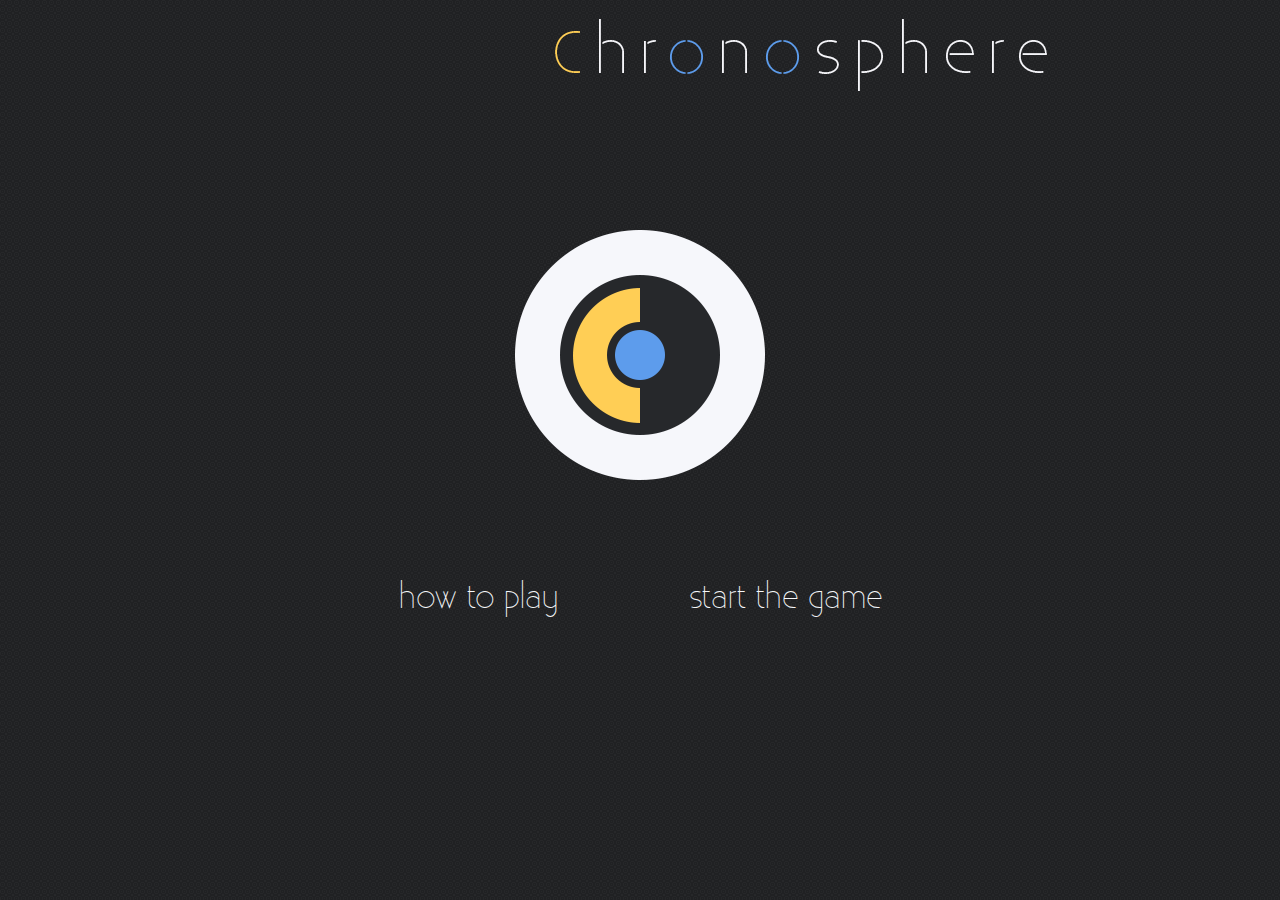
<file: chronosphere/index.html>
<!DOCTYPE html>
<html>
<head lang="en">
    <meta charset="UTF-8">
    <meta name="viewport" content="width=device-width, initial-scale=1, maximum-scale=1">
    <title>Chronosphere</title>
    <link href="style.css" rel="stylesheet" type="text/css" />
    <link rel="shortcut icon" type="image/x-icon" href="img/favicon.ico">

</head>

<div id="game_title"></div>

<div id="chronosphere_animation"><img src="img/large_sphere.png" alt="chronosphere loader"/></div>
<ul>
    <li><a href="howto.html">how to play</a></li>
    <li><a href="game.html">start the game</a></li>
</ul>


</body>
</html>
</file>
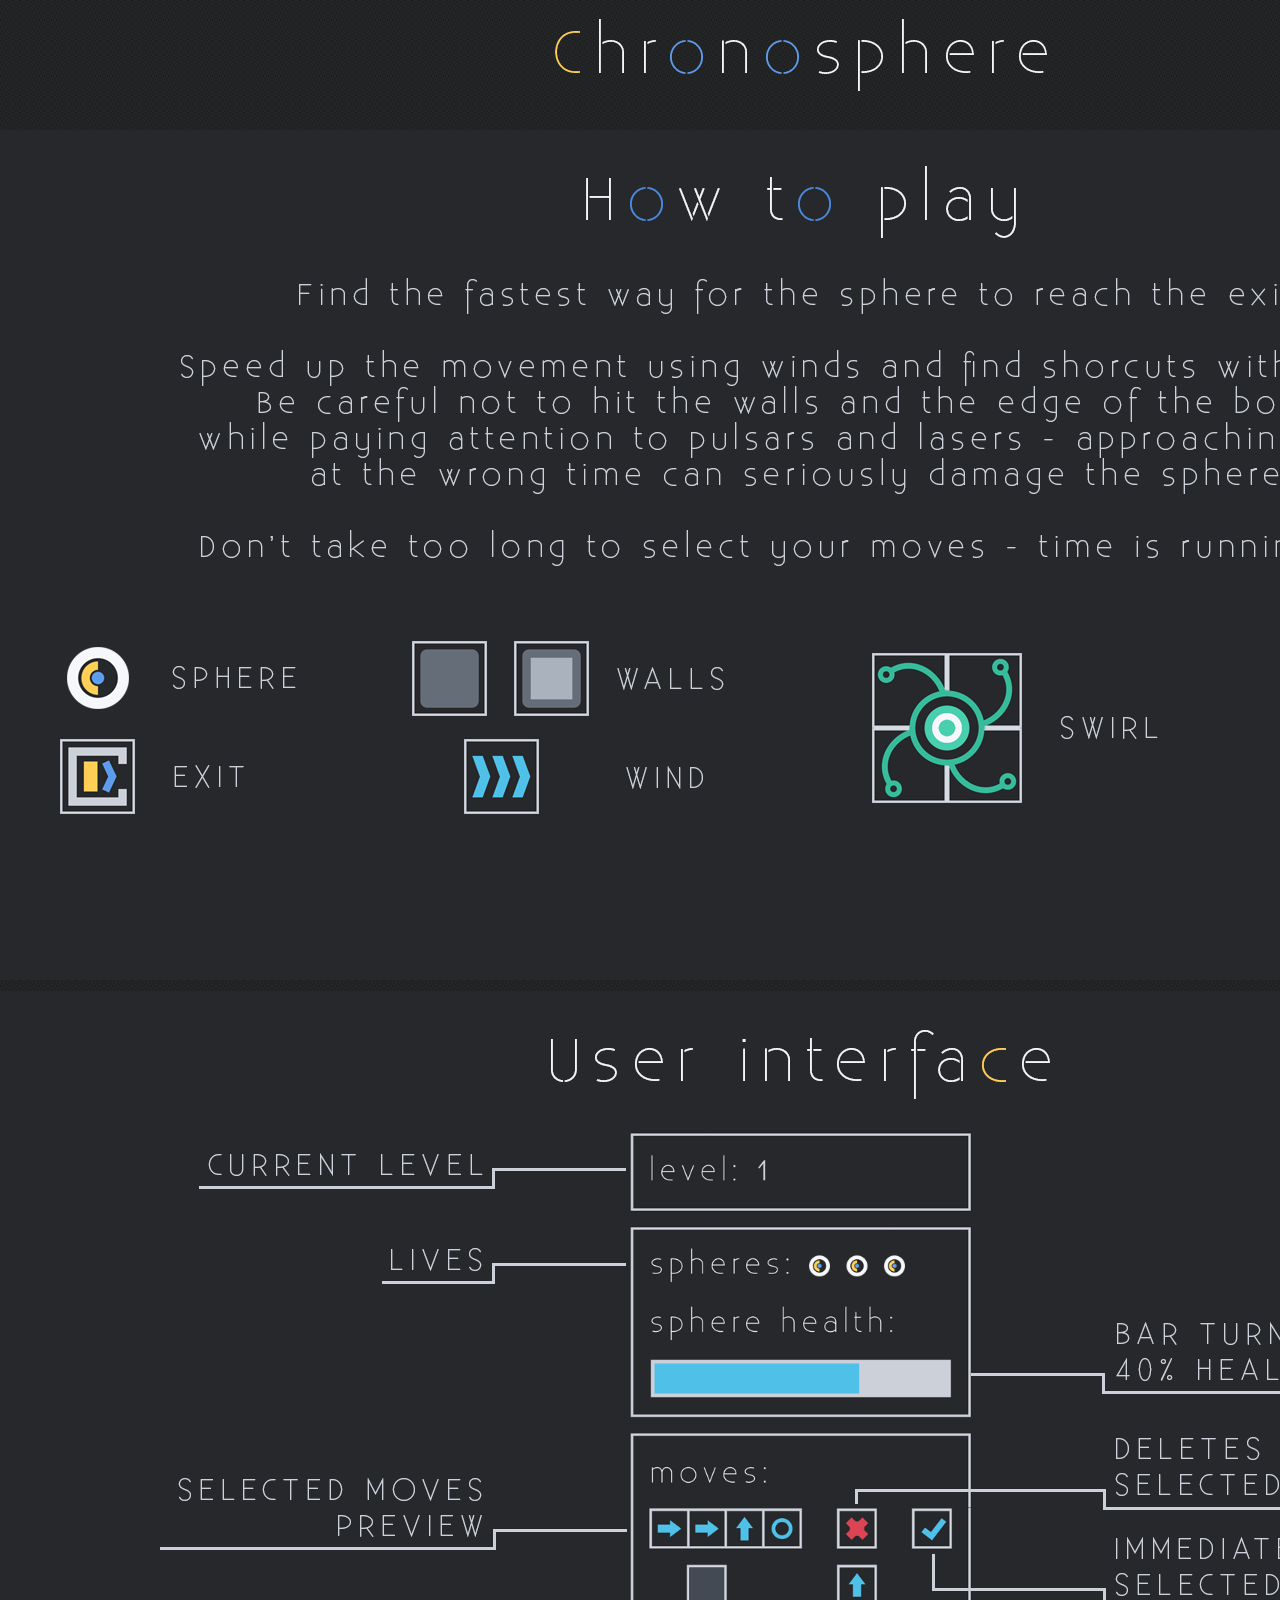
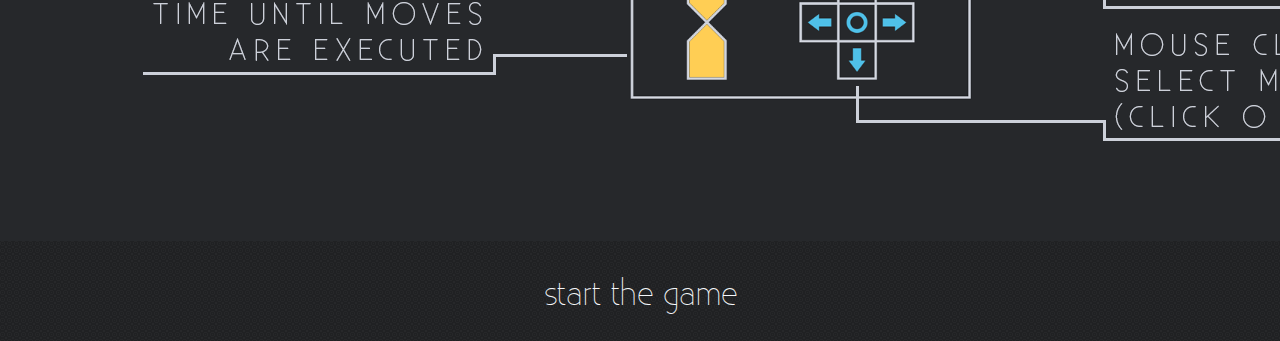
<file: chronosphere/howto.html>
<!DOCTYPE html>
<html>
<head lang="en">
    <meta charset="UTF-8">
    <meta name="viewport" content="width=device-width, initial-scale=1, maximum-scale=1">
    <title>Chronosphere - how to play</title>
    <link href="style.css" rel="stylesheet" type="text/css" />
    <link rel="shortcut icon" type="image/x-icon" href="img/favicon.ico">

</head>

<div id="game_title"></div>

<div>
    <img src="img/ui/howto.png" alt="how to play Chronosphere"/>
    <img src="img/ui/ui.png" alt="Chronosphere user interface" />
</div>

<div class="center"><a href="game.html">start the game</a></div>



</body>
</html>
</file>
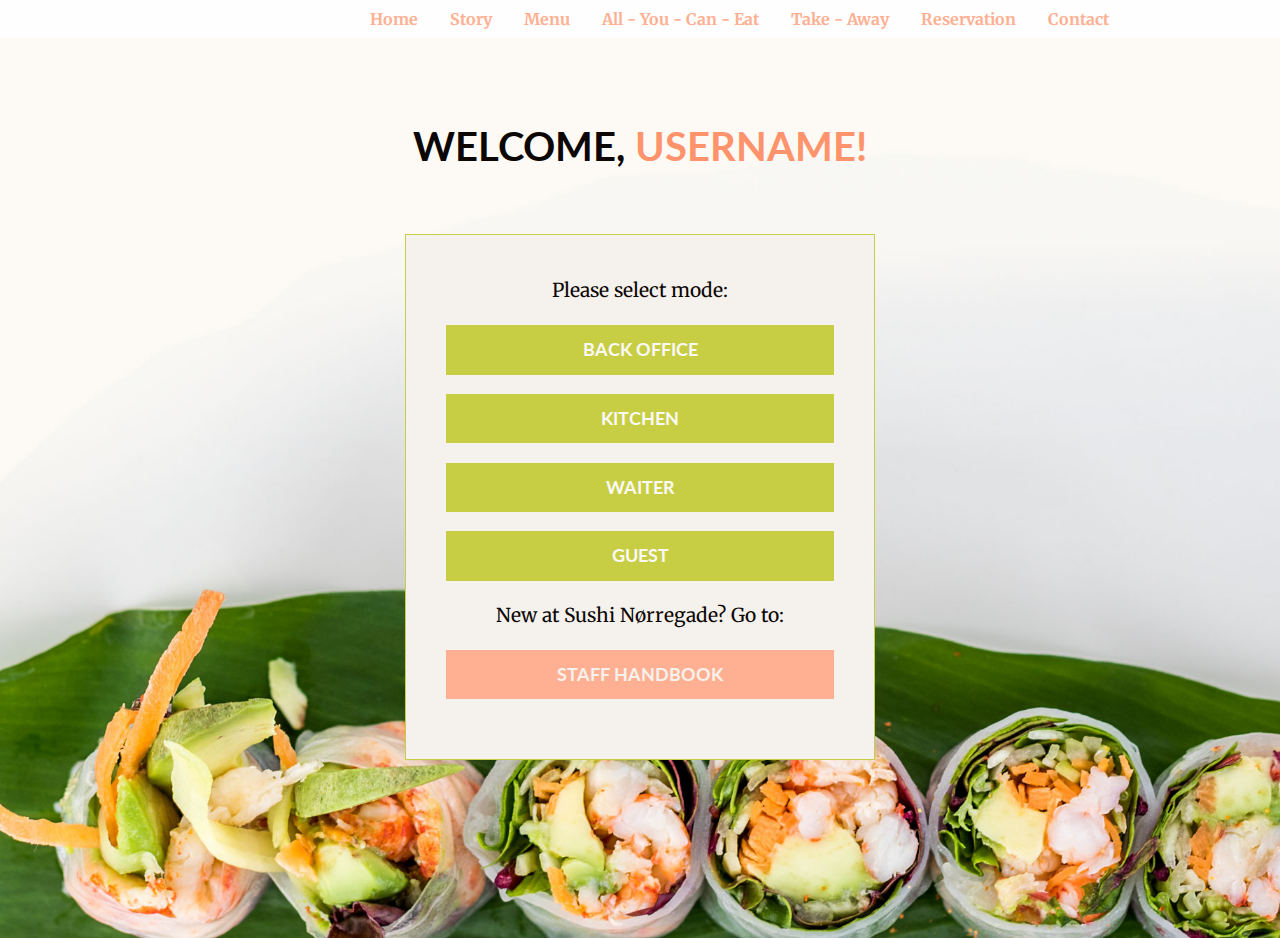
<file: sushi_norregade/select.html>
<!doctype html>
<html class="no-js" lang="en" dir="ltr">
<head>
    <meta charset="utf-8">
    <meta http-equiv="x-ua-compatible" content="ie=edge">
    <meta name="viewport" content="width=device-width, initial-scale=1.0">
    <title>Mode selection - Sushi Nørregade</title>
    <link rel="stylesheet" href="css/foundation.css">
    <link rel="stylesheet" href="css/app.css">
    <link href='https://fonts.googleapis.com/css?family=Lato:400,300,700,700italic,900|Merriweather:400,700,900'
          rel='stylesheet' type='text/css'>
</head>
<body>
<!--global navigation-->
<nav>
    <div class="row">
        <div class="small-12 columns">
            <ul class="menu align-right">
                <li><a href="#">Home</a></li>
                <li><a href="#">Story</a></li>
                <li><a href="#">Menu</a></li>
                <li><a href="#">All - You - Can - Eat</a></li>
                <li><a href="#">Take - Away</a></li>
                <li><a href="#">Reservation</a></li>
                <li><a href="#">Contact</a></li>
            </ul>
        </div>
    </div>
</nav>
<!--end global navigation-->
<!--TODO: show this only for staff! - user levels that are NOT guest; otherwise just leave them on main site, with welcome message in top right corner-->
<div id="div-select" class="rice-light">
    <div class="row align-center text-center">
        <div class="small-12 medium-8 large-6 columns">
            <!--TODO: load username for logged on user-->
            <h2>WELCOME, <span class="salmon-text">USERNAME!</span></h2>

            <div class="selection-wrapper">
                <p>Please select mode:</p>
                <p><a href="bo-mode.html" class="button expanded">BACK OFFICE</a></p>
                <p><a href="kitchen-mode.html" class="button expanded">KITCHEN</a></p>
                <p><a href="waiter-mode.html" class="button expanded">WAITER</a></p>
                <p><a href="guest-mode.html" class="button expanded">GUEST</a></p>
                <p>New at Sushi Nørregade? Go to:</p>
                <p><a type="rules.html" class="button expanded alert">STAFF HANDBOOK</a></p>
            </div>


        </div>
    </div>
</div>


<script src="js/vendor/jquery.js"></script>
<script src="js/vendor/what-input.js"></script>
<script src="js/vendor/foundation.js"></script>
<script src="js/app.js"></script>
</body>
</html>
</file>
<file: chronosphere/style.css>
@font-face {
    font-family: ExistenceLight;
    src: url('font/ExistenceLight.ttf');
}

@font-face {
    font-family: ExistenceStencil;
    src: url('font/ExistenceStencilLight.ttf');
}

*, *::before, *::after {
    box-sizing:border-box;
    -moz-box-sizing:border-box;
    margin: 0;
    padding: 0;

}

body {
    background-image: url("img/bg_img.png");
    font-family: ExistenceLight;
    font-size:30px;
    text-align: center;
    color:#F5F7FA;
}

#canvas, #wrapper {
    background-color: #26282b;
    display:block;
    margin:0 auto;
}

ul li {
    display: inline;
    width: 350px;
    padding:2em;
    }
ul {
    width: 1050px;
    margin:0 auto;
}

#wrapper {
    position: relative;
}

#howto, #ui {
    position:absolute;
    top:0;
    text-align: center;
    width:100%;
}

.center {
    text-align: center;
    margin:25px auto;
}

#game_title {
    background-image: url("img/chronosphere.png");
    background-size: cover;
    width:1600px;
    height: 100px;
    margin:10px auto 20px auto;
}

a, button {
    text-decoration: none;
    text-outline: none;
    font-family: ExistenceLight;
    font-size:30px;
    text-align: center;
    color:#F5F7FA;
    background: none;
    border:none;
}

#chronosphere_animation img {
    animation: rotate 3s infinite;
    display: block;
    margin: 0 auto;
}

@keyframes rotate {
    0% {transform:rotate(0deg);}
    100% {transform:rotate(360deg);}
}
</file>
<file: sushi_norregade/css/app.css>
body {
    font-family: 'Merriweather', serif;
    font-weight: 400;
    color:#0c0704;
}

p{
    font-size:1.2rem;
    line-height:1.92rem;
    margin-bottom:1.2rem;
}

@media screen and (max-width: 39.9375em){
    p{
        font-size:1rem;
        line-height:1.6rem;
        margin-bottom:1rem;
    }
}

h1, h2, h3, h4, h5, button, .phone-button {
    font-family: 'Lato', sans-serif;
    font-weight:700;
}

h1 {
    margin-bottom:0.5em;
}

h2, h3, h4 {
    margin-bottom:1.5em;
}

h5 {
    color: #ff936c;
}

h1 {
    text-shadow: rgba(0, 0, 0, 0.5) 2px 2px 5px;
}

a, a:focus {
    color: #ffb092;
    text-decoration: none;
    font-weight:700;
    outline:none;
}

a.salmon-outlined, a.rice-outlined {
    font-family: 'Lato', sans-serif;
    text-transform: uppercase;
    padding:1rem 2rem;
    border: 3px solid #ff936c;
    font-size:1.2rem;
    line-height:8rem;
    transition: 0.5s;
}
a.salmon-outlined:hover, a.rice-outlined:hover {
    background-color:#ff936c;
    color:#faf9f5;
}

a.rice-outlined{
    border:3px solid #faf9f5;
    color:#faf9f5;
}

a.rice-outlined:hover{
    border:3px solid #faf9f5;
    color:#ff936c;
    background:#faf9f5;
}

a:hover {
    color:#ff936c;
}


#div-welcome, #div-quote, #div-dishes, #div-why, #div-review, #div-tripadvisor, #div-contact, #div-reservation, #div-login,
#div-registration, #div-select, #div-backoffice, #div-allyoucaneat, #div-kitchen, #div-waiter-mode, #div-stock{
    padding-top:5rem;
    padding-bottom:5rem;
    background:#faf9f5;

}


/*NAVIGATION*/
#widemenu{
    background:#f5f2ed;
    opacity:0.99;
    border-bottom:1px solid #b5be03;
    position:fixed;
    z-index:100;
    width:100%;
    padding:0.2rem;
}
.top-bar, .top-bar ul {
    background: none;
    padding:0;

}
#widemenu a, .menu.vertical > li > a {
    font-family: 'Lato', sans-serif;
    text-transform: uppercase;
}

.dropdown.menu > li.is-dropdown-submenu-parent > a::after{
    border-color:#ff936c transparent transparent;
}
.dropdown.menu > li.opens-right > .is-dropdown-submenu {
    background: #f5f2ed;
}

.is-dropdown-submenu {
    border:1px solid #b5be03;
    border-top:none;
    margin-top:3px;
}

.title-bar, .menu.vertical {
    background:#f5f2ed;
    opacity:0.99;
}

.menu.vertical {
    overflow-x:hidden;
}
.menu-icon::after {
    background:#ffb092;
    box-shadow: 0 7px 0 #ffb092, 0 14px 0 #ffb092;
}

.menu-icon:hover::after {
    background:#ff936c;
    box-shadow: 0 7px 0 #ff936c, 0 14px 0 #ff936c;
}

.is-dropdown-submenu:hover {
    display:block;
}

/*FORMS AND BUTTONS*/
label {
    font-size:1.2rem;
    line-height:1.92rem;
}

@media screen and (max-width: 39.9375em){
    label {
        font-size:1rem;
        line-height:1.6rem;
    }
}

[type='text'], [type='password'], [type='date'], [type='email'], [type='number'], [type='tel'], [type='time'], textarea {
    border-radius:0;
    border-color:#c7ce44;
}

[type='text']:focus, [type='password']:focus, [type='date']:focus, [type='email']:focus, [type='number']:focus, [type='tel']:focus, [type='time']:focus, textarea:focus {
    border-radius:0;
    border-color:#8e9d3e;
}

textarea {
    height:9.6rem;
}

.button,.input-group-label {
    font-family: 'Lato', sans-serif;
    text-transform: uppercase;
    background:#c7ce44;
    color:#faf9f5;
    border-radius: 0;
}
.button:hover, .button:focus{
    background:#b5be03;
    color:#f5f2ed;
}

.button.secondary {
    background:#f5f2ed;
    color:#494542;
}
.button.secondary:hover, .button.secondary:focus{
    background:#f0ede6;
    color:#0c0704;
}

.button.success {
    background:#aab66e;
    color:#faf9f5;
}

.button.success:hover, .button.success:focus{
    background:#8e9d3e;
    color:#f5f2ed;
}

.button.alert {
    background:#ffb092;
    color:#f5f2ed;
}

.button.alert:hover, .button.alert:focus{
    background:#ff936c;
    color:#faf9f5;
}

.button.expanded {
    font-size:1.1rem;
}

.slider {
    background: #e6e8a7;
}

.slider-fill{
    background-color: #c7ce44;
}

.slider-handle {
    background: #b5be03;
}
.slider-handle:hover {
    background: #8e9d3e;
}






/*HEADER*/
@media screen and (min-width: 40em){
    h1 {
    font-size:3.1rem;
    }
}

header {
    min-height:100vh;
    position:relative;
    background-image: url("../img/welcome-bg.jpg");
    background-size: cover;
    background-position: center center;
    color:#faf9f5;
}

header button{
    padding:1rem 2rem;
    border: 3px solid #faf9f5 !important;
    font-size:1.6rem;
    text-shadow: rgba(0, 0, 0, 0.5) 2px 2px 5px;
    background-color:rgba(0,0,0,0.25) !important;
    max-width:100%;
    margin:0 auto;
}

#reserve-button:hover {
    background-color:#faf9f5 !important;
    color:#ff936c !important;
    text-shadow: none;
}

#phone-button:hover {
    cursor:inherit;
}

.show-for-small-only .button.large {
    width:20rem;
}

@media screen and (min-width: 40em){
    header button:first-of-type {
        margin-right:1rem;
    }
}

.screen-center {
    position:absolute;
    top:50%;
    left:50%;
    width:36rem;
    height:10rem;
    margin-left:-18rem;
    margin-top:-5rem;
}

span.phone-button{
    padding:1rem 2rem;
    border: 3px solid #faf9f5;
    font-size:1.6rem;
    text-shadow: rgba(0, 0, 0, 0.5) 2px 2px 5px;
    background-color:rgba(0,0,0,0.25);
}


@media screen and (max-width: 39.9375em){
    span.phone-button {
        padding:1rem;
        font-size:1.1rem;
        line-height:1.6rem;
    }
}
/*#DIV-WELCOME*/
#div-welcome{
    background-image: url("../img/logo-rice.png");
    background-size: contain;
    background-position: right center;
    background-repeat:no-repeat;
}


/*#DIV-QUOTE*/

#div-quote{
    background-image: url("../img/sushi2.jpg");
    background-size: cover;
    background-position: right bottom;
    background-attachment: fixed;
}

blockquote, blockquote:before, .quote-source{
    color:#faf9f5;
    font-family: 'Lato', sans-serif;
    font-weight:700;
    font-size:1.6rem;
    line-height:2.56rem;
    text-shadow: rgba(0, 0, 0, 0.5) 2px 2px 5px;
}

blockquote {
    border:none;
    position:relative;
    text-transform: uppercase;
}

blockquote:before{
    position:absolute;
    font-size:8rem;
    content: '\201D';
    left:-2rem;
    top:1.5rem;
}

.quote-source {
    margin-top: 2.25rem;
    text-align: center;
    font-style: italic;
}

@media screen and (max-width: 39.9375em){
    blockquote, .quote-source{
        font-size:1.2rem;
        line-height:1.92rem;
    }

    blockquote:before{
        font-size:4rem;
        left:-1rem;
        top:0.5rem;
    }

    .quote-source {
        margin-top: 2.25rem;
        text-align: center;
        font-style: italic;
    }
}

/*#DIV-DISHES*/
#div-dishes img {
    max-width:100%;
    margin-bottom:2rem;
}

/*#DIV-WHY*/
#div-why svg {
    max-width:20%;
}

/*#DIV-REVIEW*/
#div-review{
    background-image: url("../img/sushi4.jpg");
    background-size: cover;
    background-position: center center;
    background-attachment: fixed;
}

/*#DIV-LOGIN*, #DIV-RESERVATION, #DIV-REGISTRATION*/
#div-login, #div-registration {
    min-height:100vh;
    background-image: url("../img/transp-sushi.jpg");
    background-position: center center;
    background-size: cover;
}

#div-reservation {
    min-height:100vh;
    background-image: url("../img/reservation-bg.jpg");
    background-position: top center;
    background-size: cover;
}

.log-in-form, .reservation-form, .registration-form, .selection-wrapper, .food-category-wrapper {
    border: 1px solid #c7ce44;
    padding: 2.5rem !important;
    margin-top:3rem;
    background:#f5f2ed;
}

@media screen and (max-width: 39.9375em){
    .log-in-form, .reservation-form, .registration-form, .selection-wrapper, .food-category-wrapper {
        padding: 1.5rem !important;}

}


[type='checkbox'] + label {
    font-size:1.1rem;
}


/*#DIV-TRIPADVISOR*/
#div-tripadvisor{
    background-image: url("../img/sushi3.jpg");
    background-size: cover;
    background-position: right bottom;
    background-attachment: fixed;
    text-shadow: rgba(0, 0, 0, 0.5) 2px 2px 5px;
}

#div-tripadvisor svg {
    max-width:16rem;
    text-shadow: rgba(0, 0, 0, 0.5) 2px 2px 5px;
}

#div-tripadvisor a:focus{
    outline:none;
}

/*SLICK SLIDER*/
.slick-track .row:focus {
    outline:none;
}

.slick-track .row {
    padding:1.8rem;
}

/*#DIV-MAP*/
#div-map {
    position:relative;
}
#map-overlay {
    position:absolute;
    top:0;
    left:0;
    width:100%;
    height:100%;
    z-index:5;
}


/*#DIV-SELECT*/
#div-select {
    min-height:100vh;
    background-image: url("../img/transp-sushi2.jpg");
    background-size: cover;
    background-position: right bottom;
}

/*#DIV-BACKOFFICE*/
#div-backoffice {

}

/*#DIV-WAITER-MODE*/
#div-waiter-select, #div-waiter-reserve, #div-waiter-ready, #div-waiter-active, #div-waiter-calls {
    min-height:100vh;
    padding-top:4rem;
    padding-bottom:3rem;
}

.waiter-reservation-confirmation {
    min-height: 50%;

}

#div-waiter-ready ul{
    list-style:none;
    margin-left:0;
}

#div-waiter-ready ul li {
    margin-bottom:4rem;
}

#div-waiter-ready ul li:last-of-type {
    margin-bottom:0rem;
}
/*#DIV-ALLYOUCANEAT*/
.en-ingredients {
    color:#ff936c;
}

.input-group {
    margin-left: 1rem;
    margin-top: -0.5rem;
    margin-bottom: 2rem;
}

.order-btn, .order-btn-all-you-can-eat {
    margin-top:3rem;
}

/*FOOTER*/
footer {
    font-family: 'Lato', sans-serif;
    font-weight:700;
    padding-top:3rem;
    padding-bottom:3rem;
}

footer p {
    margin-bottom:0.6rem;
    font-size:0.8rem;
    line-height:1.28rem;
}

/*text styling*/
.salmon-text {
    color:#ff936c;
}

.nori-text{
    color:#0c0704;
}

.bold {
    font-family: 'Lato', sans-serif;
    font-weight:700;
}
/*backgrounds*/
.salmon-dark {
    background:#ff936c;
    color:#faf9f5;
}

.wasabi-dark {
    background:#b5be03;
    color:#faf9f5;
}

.nori-dark {
    background:#0c0704;
    color:#faf9f5;
}

.rice-light {
    background:#faf9f5;
    color:#0c0704;
}

.hover-rice {
    padding-top:1.5rem;
    padding-bottom:1.5rem;
    transition: 0.7s;
}
.hover-rice:hover {
    background:#f5f2ed;
}

/*ANIMATIONS*/

.animate-btt{
    animation: btt 1s ease-out;
    opacity:1;
}

@keyframes btt {
    0% {transform:translate(0%,10%); opacity:0;}
    100% {transform:translate(0%,0%); opacity:1;}
}
</file>
